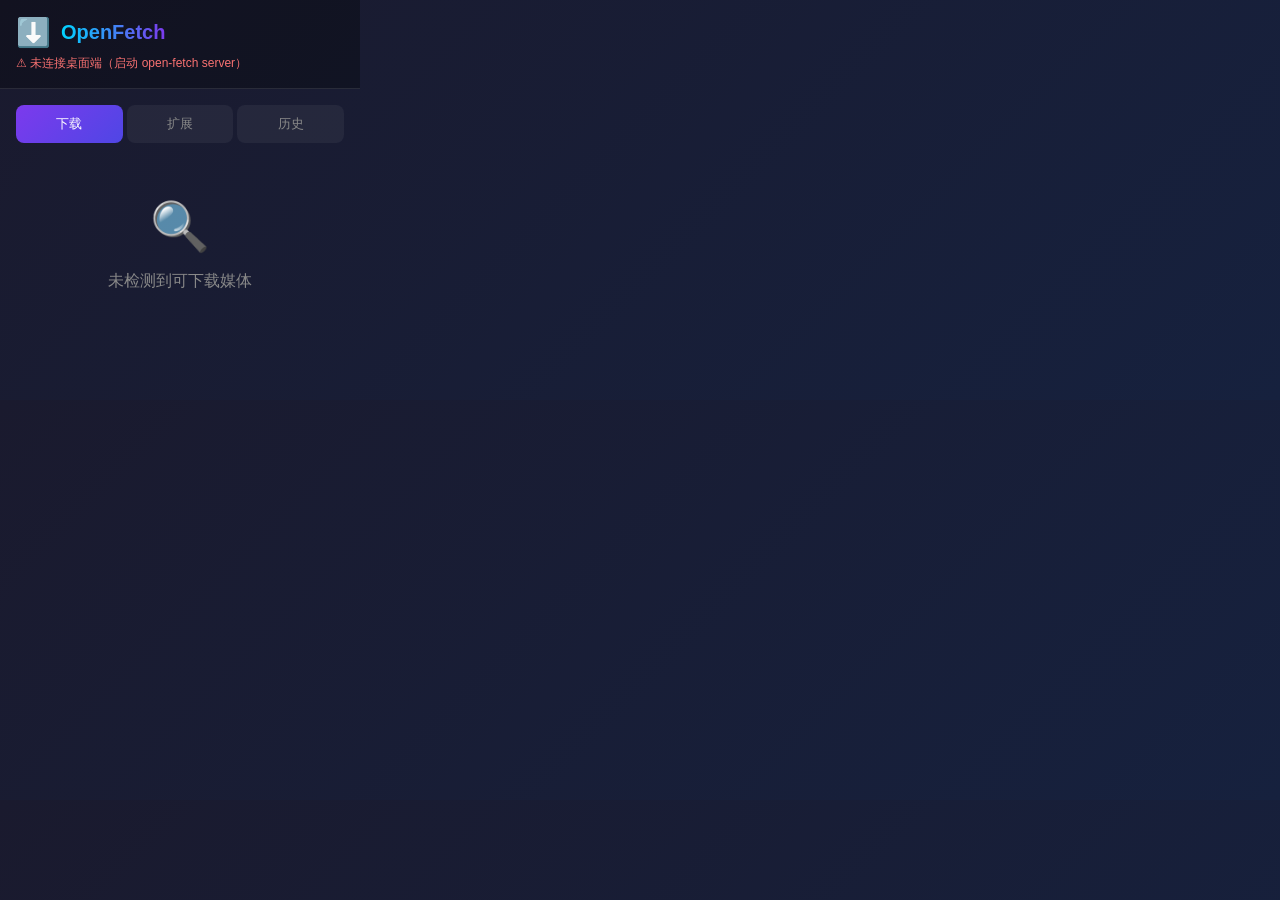
<file: browser-ext/chrome/popup.html>
<!DOCTYPE html>
<html>
<head>
    <meta charset="UTF-8">
    <meta name="viewport" content="width=device-width, initial-scale=1.0">
    <title>OpenFetch</title>
    <style>
        * {
            margin: 0;
            padding: 0;
            box-sizing: border-box;
        }
        
        body {
            width: 360px;
            min-height: 400px;
            font-family: -apple-system, BlinkMacSystemFont, 'Segoe UI', Roboto, sans-serif;
            background: linear-gradient(135deg, #1a1a2e 0%, #16213e 100%);
            color: #fff;
        }
        
        .header {
            padding: 16px;
            background: rgba(0,0,0,0.3);
            border-bottom: 1px solid rgba(255,255,255,0.1);
        }
        
        .logo {
            display: flex;
            align-items: center;
            gap: 10px;
        }
        
        .logo img {
            width: 32px;
            height: 32px;
        }
        
        .logo-text {
            font-size: 20px;
            font-weight: 700;
            background: linear-gradient(90deg, #00d4ff, #7c3aed);
            -webkit-background-clip: text;
            -webkit-text-fill-color: transparent;
        }
        
        .status {
            font-size: 12px;
            margin-top: 6px;
            color: #888;
        }
        
        .status.connected { color: #4ade80; }
        .status.disconnected { color: #f87171; }
        
        .content {
            padding: 16px;
        }
        
        .platform-card {
            background: rgba(255,255,255,0.05);
            border-radius: 12px;
            padding: 14px;
            margin-bottom: 12px;
            border: 1px solid rgba(255,255,255,0.1);
        }
        
        .platform-card.detected {
            border-color: #00d4ff;
            box-shadow: 0 0 20px rgba(0,212,255,0.2);
        }
        
        .platform-name {
            font-size: 14px;
            font-weight: 600;
            margin-bottom: 8px;
            display: flex;
            align-items: center;
            gap: 8px;
        }
        
        .platform-icon {
            width: 20px;
            height: 20px;
            border-radius: 4px;
        }
        
        .video-title {
            font-size: 13px;
            color: #aaa;
            margin-bottom: 10px;
            overflow: hidden;
            text-overflow: ellipsis;
            white-space: nowrap;
        }
        
        .quality-options {
            display: flex;
            gap: 8px;
            margin-bottom: 12px;
        }
        
        .quality-btn {
            flex: 1;
            padding: 8px;
            border: 1px solid rgba(255,255,255,0.2);
            border-radius: 8px;
            background: transparent;
            color: #fff;
            font-size: 12px;
            cursor: pointer;
            transition: all 0.2s;
        }
        
        .quality-btn:hover {
            background: rgba(255,255,255,0.1);
        }
        
        .quality-btn.selected {
            background: linear-gradient(135deg, #7c3aed, #00d4ff);
            border-color: transparent;
        }
        
        .download-btn {
            width: 100%;
            padding: 12px;
            border: none;
            border-radius: 10px;
            background: linear-gradient(135deg, #7c3aed, #4f46e5);
            color: #fff;
            font-size: 14px;
            font-weight: 600;
            cursor: pointer;
            transition: transform 0.2s, box-shadow 0.2s;
        }
        
        .download-btn:hover {
            transform: translateY(-2px);
            box-shadow: 0 8px 25px rgba(124, 58, 237, 0.4);
        }
        
        .download-btn:disabled {
            opacity: 0.5;
            cursor: not-allowed;
            transform: none;
        }
        
        .tabs {
            display: flex;
            gap: 4px;
            margin-bottom: 16px;
        }
        
        .tab {
            flex: 1;
            padding: 10px;
            border: none;
            border-radius: 8px;
            background: rgba(255,255,255,0.05);
            color: #888;
            font-size: 13px;
            cursor: pointer;
        }
        
        .tab.active {
            background: linear-gradient(135deg, #7c3aed, #4f46e5);
            color: #fff;
        }
        
        .extensions-list {
            max-height: 200px;
            overflow-y: auto;
        }
        
        .extension-item {
            display: flex;
            align-items: center;
            justify-content: space-between;
            padding: 10px;
            background: rgba(255,255,255,0.03);
            border-radius: 8px;
            margin-bottom: 8px;
        }
        
        .extension-name {
            font-size: 13px;
        }
        
        .extension-status {
            font-size: 11px;
            padding: 4px 8px;
            border-radius: 4px;
            background: #4ade80;
            color: #000;
        }
        
        .loading {
            display: flex;
            align-items: center;
            justify-content: center;
            height: 100px;
            color: #888;
        }
        
        .loading::after {
            content: '';
            width: 20px;
            height: 20px;
            border: 2px solid #7c3aed;
            border-top-color: transparent;
            border-radius: 50%;
            animation: spin 1s linear infinite;
            margin-left: 10px;
        }
        
        @keyframes spin {
            to { transform: rotate(360deg); }
        }
        
        .no-media {
            text-align: center;
            padding: 40px 20px;
            color: #888;
        }
        
        .no-media-icon {
            font-size: 48px;
            margin-bottom: 16px;
        }
    </style>
</head>
<body>
    <div class="header">
        <div class="logo">
            <span style="font-size: 28px;">⬇️</span>
            <span class="logo-text">OpenFetch</span>
        </div>
        <div class="status" id="status">检查连接...</div>
    </div>
    
    <div class="content">
        <div class="tabs">
            <button class="tab active" data-tab="download">下载</button>
            <button class="tab" data-tab="extensions">扩展</button>
            <button class="tab" data-tab="history">历史</button>
        </div>
        
        <div id="download-panel">
            <div id="media-info">
                <div class="loading">检测中</div>
            </div>
        </div>
        
        <div id="extensions-panel" style="display:none;">
            <div class="extensions-list" id="extensions-list">
                <div class="loading">加载中</div>
            </div>
        </div>
        
        <div id="history-panel" style="display:none;">
            <div id="history-list"></div>
        </div>
    </div>
    
    <script src="popup.js"></script>
</body>
</html>
</file>
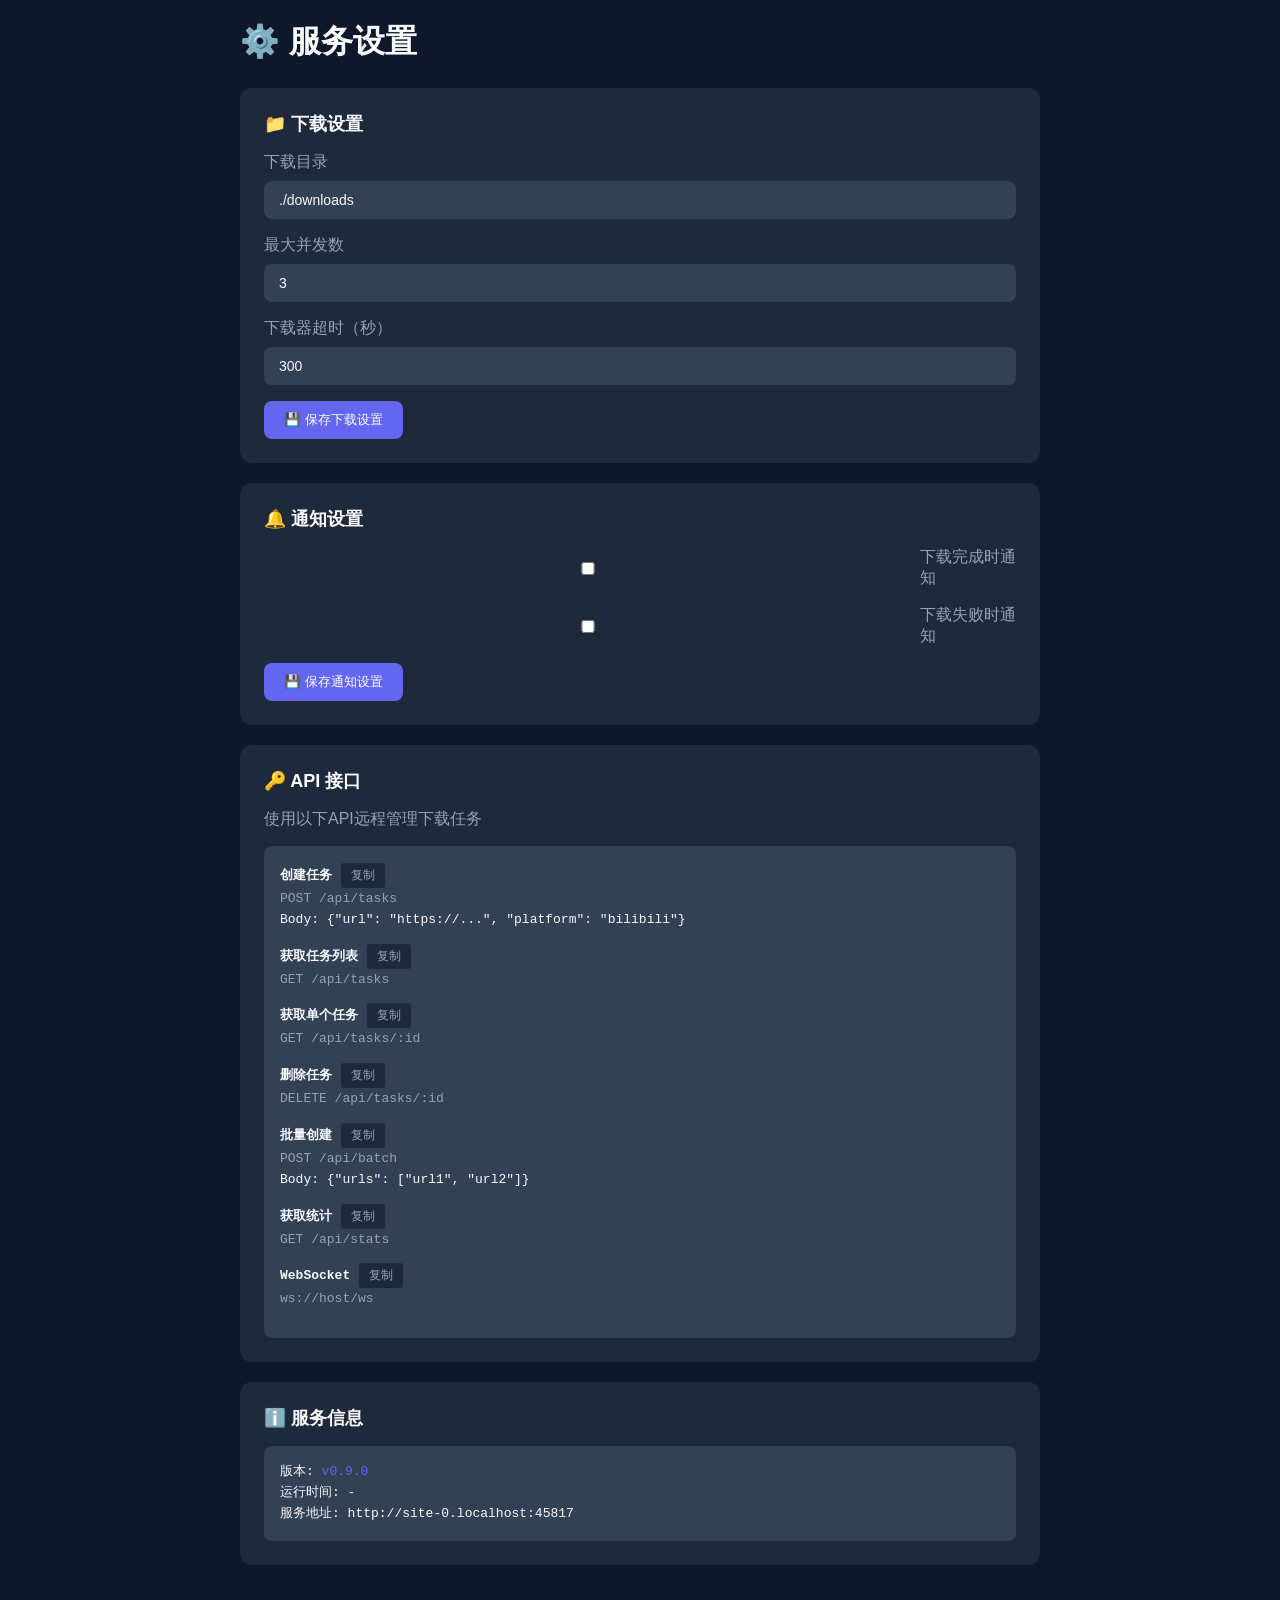
<file: src/web/settings.html>
<!DOCTYPE html>
<html lang="zh-CN">
<head>
    <meta charset="UTF-8">
    <meta name="viewport" content="width=device-width, initial-scale=1.0">
    <title>设置 - OpenFetch Cloud</title>
    <style>
        * { margin: 0; padding: 0; box-sizing: border-box; }
        :root {
            --primary: #6366f1;
            --bg: #0f172a;
            --bg-light: #1e293b;
            --bg-card: #334155;
            --text: #f8fafc;
            --text-dim: #94a3b8;
            --success: #22c55e;
        }
        body {
            font-family: -apple-system, BlinkMacSystemFont, 'Segoe UI', Roboto, sans-serif;
            background: var(--bg);
            color: var(--text);
            padding: 20px;
        }
        .container { max-width: 800px; margin: 0 auto; }
        h1 { margin-bottom: 24px; }
        .section {
            background: var(--bg-light);
            border-radius: 12px;
            padding: 24px;
            margin-bottom: 20px;
        }
        h2 { margin-bottom: 16px; font-size: 18px; }
        .form-group { margin-bottom: 16px; }
        label { display: block; margin-bottom: 8px; color: var(--text-dim); }
        input, select {
            width: 100%;
            padding: 10px 14px;
            background: var(--bg-card);
            border: 1px solid transparent;
            border-radius: 8px;
            color: var(--text);
            font-size: 14px;
        }
        input:focus, select:focus { outline: none; border-color: var(--primary); }
        button {
            padding: 10px 20px;
            background: var(--primary);
            color: white;
            border: none;
            border-radius: 8px;
            cursor: pointer;
            font-weight: 500;
        }
        button:hover { opacity: 0.9; }
        .info-box {
            background: var(--bg-card);
            padding: 16px;
            border-radius: 8px;
            font-family: monospace;
            font-size: 13px;
            line-height: 1.6;
        }
        .copy-btn {
            padding: 4px 10px;
            background: var(--bg-light);
            border: 1px solid var(--bg-card);
            border-radius: 4px;
            color: var(--text-dim);
            cursor: pointer;
            font-size: 12px;
            margin-left: 8px;
        }
        .api-item { margin-bottom: 12px; }
        .toast {
            position: fixed;
            bottom: 20px;
            right: 20px;
            padding: 12px 20px;
            background: var(--success);
            border-radius: 8px;
            display: none;
        }
    </style>
</head>
<body>
    <div class="container">
        <h1>⚙️ 服务设置</h1>
        
        <div class="section">
            <h2>📁 下载设置</h2>
            <div class="form-group">
                <label>下载目录</label>
                <input type="text" id="downloadDir" value="./downloads">
            </div>
            <div class="form-group">
                <label>最大并发数</label>
                <input type="number" id="maxConcurrent" value="3" min="1" max="10">
            </div>
            <div class="form-group">
                <label>下载器超时（秒）</label>
                <input type="number" id="timeout" value="300" min="60">
            </div>
            <button onclick="saveDownloadSettings()">💾 保存下载设置</button>
        </div>
        
        <div class="section">
            <h2>🔔 通知设置</h2>
            <div class="form-group">
                <label style="display: flex; align-items: center; gap: 8px;">
                    <input type="checkbox" id="notifyComplete"> 下载完成时通知
                </label>
            </div>
            <div class="form-group">
                <label style="display: flex; align-items: center; gap: 8px;">
                    <input type="checkbox" id="notifyFailed"> 下载失败时通知
                </label>
            </div>
            <button onclick="saveNotifySettings()">💾 保存通知设置</button>
        </div>
        
        <div class="section">
            <h2>🔑 API 接口</h2>
            <p style="color: var(--text-dim); margin-bottom: 16px;">
                使用以下API远程管理下载任务
            </p>
            <div class="info-box">
                <div class="api-item">
                    <strong>创建任务</strong><button class="copy-btn" onclick="copyText('POST /api/tasks')">复制</button><br>
                    <span style="color: var(--text-dim)">POST /api/tasks</span><br>
                    Body: {"url": "https://...", "platform": "bilibili"}
                </div>
                <div class="api-item">
                    <strong>获取任务列表</strong><button class="copy-btn" onclick="copyText('GET /api/tasks')">复制</button><br>
                    <span style="color: var(--text-dim)">GET /api/tasks</span>
                </div>
                <div class="api-item">
                    <strong>获取单个任务</strong><button class="copy-btn" onclick="copyText('GET /api/tasks/:id')">复制</button><br>
                    <span style="color: var(--text-dim)">GET /api/tasks/:id</span>
                </div>
                <div class="api-item">
                    <strong>删除任务</strong><button class="copy-btn" onclick="copyText('DELETE /api/tasks/:id')">复制</button><br>
                    <span style="color: var(--text-dim)">DELETE /api/tasks/:id</span>
                </div>
                <div class="api-item">
                    <strong>批量创建</strong><button class="copy-btn" onclick="copyText('POST /api/batch')">复制</button><br>
                    <span style="color: var(--text-dim)">POST /api/batch</span><br>
                    Body: {"urls": ["url1", "url2"]}
                </div>
                <div class="api-item">
                    <strong>获取统计</strong><button class="copy-btn" onclick="copyText('GET /api/stats')">复制</button><br>
                    <span style="color: var(--text-dim)">GET /api/stats</span>
                </div>
                <div class="api-item">
                    <strong>WebSocket</strong><button class="copy-btn" onclick="copyText('ws://host/ws')">复制</button><br>
                    <span style="color: var(--text-dim)">ws://host/ws</span>
                </div>
            </div>
        </div>
        
        <div class="section">
            <h2>ℹ️ 服务信息</h2>
            <div class="info-box">
                <div>版本: <span style="color: var(--primary)">v0.9.0</span></div>
                <div>运行时间: <span id="uptime">-</span></div>
                <div>服务地址: <span id="serverUrl">-</span></div>
            </div>
        </div>
    </div>
    
    <div class="toast" id="toast">✅ 已保存</div>
    
    <script>
        document.getElementById('serverUrl').textContent = location.origin;
        
        // 计算运行时间
        const start = Date.now();
        setInterval(() => {
            const s = Math.floor((Date.now() - start) / 1000);
            const h = Math.floor(s / 3600);
            const m = Math.floor((s % 3600) / 60);
            document.getElementById('uptime').textContent = `${h}小时${m}分钟`;
        }, 60000);
        
        function saveDownloadSettings() {
            showToast('下载设置已保存');
        }
        
        function saveNotifySettings() {
            showToast('通知设置已保存');
        }
        
        function copyText(text) {
            navigator.clipboard.writeText(text);
            showToast('已复制到剪贴板');
        }
        
        function showToast(msg) {
            const t = document.getElementById('toast');
            t.textContent = msg;
            t.style.display = 'block';
            setTimeout(() => t.style.display = 'none', 2000);
        }
    </script>
</body>
</html>
</file>
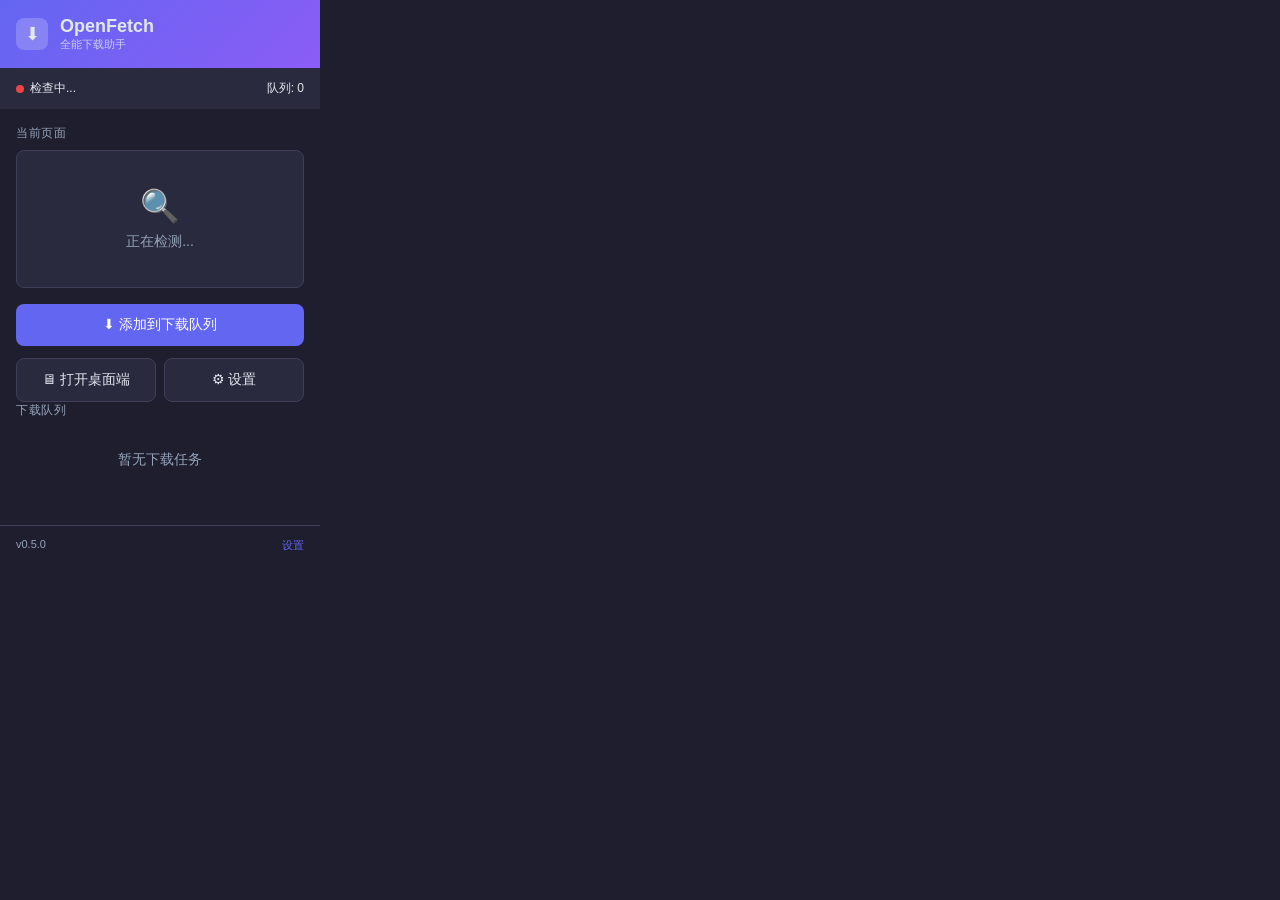
<file: browser-ext/firefox/src/popup.html>
<!DOCTYPE html>
<html>
<head>
    <meta charset="UTF-8">
    <meta name="viewport" content="width=device-width, initial-scale=1.0">
    <title>OpenFetch</title>
    <style>
        * {
            margin: 0;
            padding: 0;
            box-sizing: border-box;
        }
        
        :root {
            --primary: #6366f1;
            --primary-hover: #4f46e5;
            --success: #10b981;
            --warning: #f59e0b;
            --danger: #ef4444;
            --bg: #1e1e2e;
            --bg-light: #2a2a3e;
            --text: #e2e8f0;
            --text-muted: #94a3b8;
            --border: #3f3f5a;
        }
        
        body {
            width: 320px;
            font-family: -apple-system, BlinkMacSystemFont, 'Segoe UI', Roboto, sans-serif;
            background: var(--bg);
            color: var(--text);
            font-size: 14px;
        }
        
        .header {
            padding: 16px;
            background: linear-gradient(135deg, var(--primary), #8b5cf6);
            display: flex;
            align-items: center;
            gap: 12px;
        }
        
        .logo {
            width: 32px;
            height: 32px;
            background: rgba(255,255,255,0.2);
            border-radius: 8px;
            display: flex;
            align-items: center;
            justify-content: center;
            font-size: 18px;
        }
        
        .title {
            font-size: 18px;
            font-weight: 600;
        }
        
        .subtitle {
            font-size: 11px;
            opacity: 0.8;
        }
        
        .status-bar {
            padding: 12px 16px;
            background: var(--bg-light);
            display: flex;
            justify-content: space-between;
            align-items: center;
            font-size: 12px;
        }
        
        .status-indicator {
            display: flex;
            align-items: center;
            gap: 6px;
        }
        
        .status-dot {
            width: 8px;
            height: 8px;
            border-radius: 50%;
            background: var(--danger);
        }
        
        .status-dot.online {
            background: var(--success);
        }
        
        .content {
            padding: 16px;
        }
        
        .section {
            margin-bottom: 16px;
        }
        
        .section-title {
            font-size: 12px;
            color: var(--text-muted);
            margin-bottom: 8px;
            text-transform: uppercase;
            letter-spacing: 0.5px;
        }
        
        .info-card {
            background: var(--bg-light);
            border-radius: 8px;
            padding: 12px;
            border: 1px solid var(--border);
        }
        
        .info-row {
            display: flex;
            justify-content: space-between;
            padding: 4px 0;
        }
        
        .info-label {
            color: var(--text-muted);
            font-size: 12px;
        }
        
        .info-value {
            font-weight: 500;
            max-width: 180px;
            overflow: hidden;
            text-overflow: ellipsis;
            white-space: nowrap;
        }
        
        .platform-badge {
            display: inline-block;
            padding: 2px 8px;
            background: var(--primary);
            border-radius: 4px;
            font-size: 11px;
            font-weight: 500;
        }
        
        .btn {
            width: 100%;
            padding: 12px;
            border: none;
            border-radius: 8px;
            font-size: 14px;
            font-weight: 500;
            cursor: pointer;
            transition: all 0.2s;
        }
        
        .btn-primary {
            background: var(--primary);
            color: white;
        }
        
        .btn-primary:hover {
            background: var(--primary-hover);
        }
        
        .btn-secondary {
            background: var(--bg-light);
            color: var(--text);
            border: 1px solid var(--border);
        }
        
        .btn-secondary:hover {
            background: var(--border);
        }
        
        .btn-group {
            display: flex;
            gap: 8px;
            margin-top: 12px;
        }
        
        .btn-group .btn {
            flex: 1;
        }
        
        .queue-list {
            max-height: 200px;
            overflow-y: auto;
        }
        
        .queue-item {
            display: flex;
            align-items: center;
            padding: 8px;
            background: var(--bg-light);
            border-radius: 6px;
            margin-bottom: 6px;
            gap: 8px;
        }
        
        .queue-icon {
            font-size: 16px;
        }
        
        .queue-info {
            flex: 1;
            min-width: 0;
        }
        
        .queue-title {
            font-size: 12px;
            font-weight: 500;
            overflow: hidden;
            text-overflow: ellipsis;
            white-space: nowrap;
        }
        
        .queue-status {
            font-size: 10px;
            color: var(--text-muted);
        }
        
        .empty-state {
            text-align: center;
            padding: 24px;
            color: var(--text-muted);
        }
        
        .empty-icon {
            font-size: 32px;
            margin-bottom: 8px;
        }
        
        .footer {
            padding: 12px 16px;
            border-top: 1px solid var(--border);
            display: flex;
            justify-content: space-between;
            font-size: 11px;
            color: var(--text-muted);
        }
        
        .settings-toggle {
            cursor: pointer;
            color: var(--primary);
        }
        
        .settings-panel {
            display: none;
            padding: 16px;
            background: var(--bg-light);
            border-radius: 8px;
            margin-top: 12px;
        }
        
        .settings-panel.show {
            display: block;
        }
        
        .setting-item {
            display: flex;
            justify-content: space-between;
            align-items: center;
            padding: 8px 0;
            border-bottom: 1px solid var(--border);
        }
        
        .setting-item:last-child {
            border-bottom: none;
        }
        
        .toggle {
            position: relative;
            width: 40px;
            height: 22px;
            background: var(--border);
            border-radius: 11px;
            cursor: pointer;
            transition: background 0.2s;
        }
        
        .toggle.active {
            background: var(--primary);
        }
        
        .toggle::after {
            content: '';
            position: absolute;
            top: 2px;
            left: 2px;
            width: 18px;
            height: 18px;
            background: white;
            border-radius: 50%;
            transition: transform 0.2s;
        }
        
        .toggle.active::after {
            transform: translateX(18px);
        }
        
        .spinner {
            display: inline-block;
            width: 14px;
            height: 14px;
            border: 2px solid transparent;
            border-top-color: currentColor;
            border-radius: 50%;
            animation: spin 0.8s linear infinite;
        }
        
        @keyframes spin {
            to { transform: rotate(360deg); }
        }
    </style>
</head>
<body>
    <div class="header">
        <div class="logo">⬇</div>
        <div>
            <div class="title">OpenFetch</div>
            <div class="subtitle">全能下载助手</div>
        </div>
    </div>
    
    <div class="status-bar">
        <div class="status-indicator">
            <div class="status-dot" id="cliStatus"></div>
            <span id="cliStatusText">检查中...</span>
        </div>
        <div id="queueCount">队列: 0</div>
    </div>
    
    <div class="content">
        <div class="section">
            <div class="section-title">当前页面</div>
            <div class="info-card" id="pageInfo">
                <div class="empty-state">
                    <div class="empty-icon">🔍</div>
                    <div>正在检测...</div>
                </div>
            </div>
        </div>
        
        <button class="btn btn-primary" id="downloadBtn" disabled>
            ⬇ 添加到下载队列
        </button>
        
        <div class="btn-group">
            <button class="btn btn-secondary" id="openCliBtn">
                🖥 打开桌面端
            </button>
            <button class="btn btn-secondary" id="settingsBtn">
                ⚙ 设置
            </button>
        </div>
        
        <div class="settings-panel" id="settingsPanel">
            <div class="setting-item">
                <span>自动检测</span>
                <div class="toggle active" id="autoDetectToggle"></div>
            </div>
            <div class="setting-item">
                <span>下载通知</span>
                <div class="toggle active" id="notifyToggle"></div>
            </div>
            <div class="setting-item">
                <span>最大并发</span>
                <select id="maxConcurrent" style="background: var(--bg); color: var(--text); border: 1px solid var(--border); padding: 4px 8px; border-radius: 4px;">
                    <option value="1">1</option>
                    <option value="2">2</option>
                    <option value="3" selected>3</option>
                    <option value="5">5</option>
                </select>
            </div>
        </div>
        
        <div class="section">
            <div class="section-title">下载队列</div>
            <div class="queue-list" id="queueList">
                <div class="empty-state">
                    <div>暂无下载任务</div>
                </div>
            </div>
        </div>
    </div>
    
    <div class="footer">
        <span>v0.5.0</span>
        <span class="settings-toggle" id="settingsLink">设置</span>
    </div>
    
    <script src="popup.js"></script>
</body>
</html>
</file>
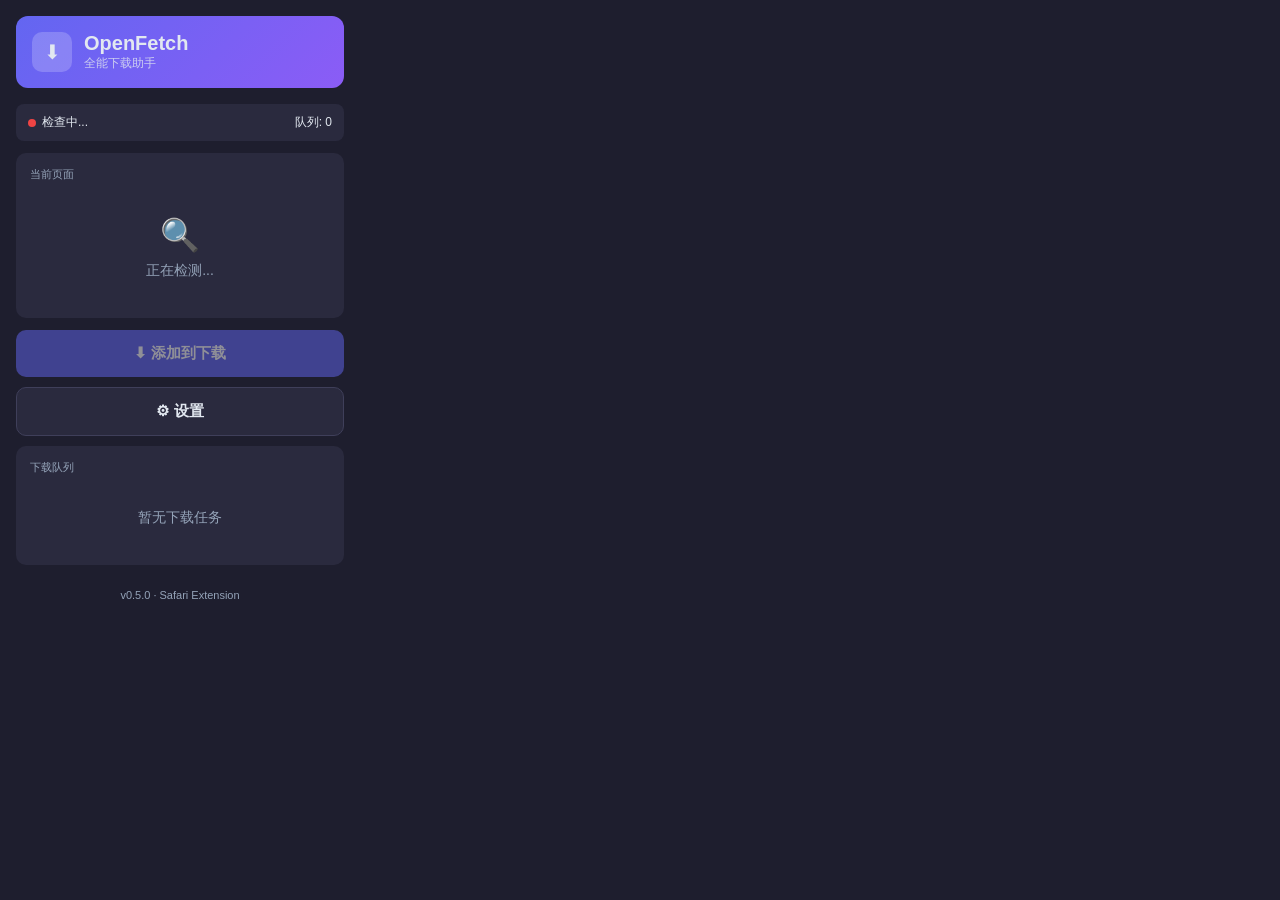
<file: browser-ext/safari/src/popup.html>
<!DOCTYPE html>
<html>
<head>
    <meta charset="UTF-8">
    <meta name="viewport" content="width=device-width, initial-scale=1.0, maximum-scale=1.0, user-scalable=no">
    <title>OpenFetch</title>
    <style>
        * { margin: 0; padding: 0; box-sizing: border-box; }
        
        :root {
            --primary: #6366f1;
            --success: #10b981;
            --bg: #1e1e2e;
            --bg-light: #2a2a3e;
            --text: #e2e8f0;
            --text-muted: #94a3b8;
        }
        
        body {
            width: 100%;
            max-width: 360px;
            min-height: 400px;
            font-family: -apple-system, BlinkMacSystemFont, 'Segoe UI', Roboto, sans-serif;
            background: var(--bg);
            color: var(--text);
            font-size: 14px;
            padding: 16px;
        }
        
        .header {
            background: linear-gradient(135deg, var(--primary), #8b5cf6);
            padding: 16px;
            border-radius: 12px;
            margin-bottom: 16px;
            display: flex;
            align-items: center;
            gap: 12px;
        }
        
        .logo {
            width: 40px;
            height: 40px;
            background: rgba(255,255,255,0.2);
            border-radius: 10px;
            display: flex;
            align-items: center;
            justify-content: center;
            font-size: 20px;
        }
        
        .title { font-size: 20px; font-weight: 600; }
        .subtitle { font-size: 12px; opacity: 0.8; }
        
        .status {
            display: flex;
            justify-content: space-between;
            align-items: center;
            padding: 10px 12px;
            background: var(--bg-light);
            border-radius: 8px;
            margin-bottom: 12px;
            font-size: 12px;
        }
        
        .status-dot {
            width: 8px;
            height: 8px;
            border-radius: 50%;
            background: #ef4444;
            margin-right: 6px;
        }
        
        .status-dot.online { background: var(--success); }
        
        .card {
            background: var(--bg-light);
            border-radius: 10px;
            padding: 14px;
            margin-bottom: 12px;
        }
        
        .card-title {
            font-size: 11px;
            color: var(--text-muted);
            text-transform: uppercase;
            margin-bottom: 10px;
        }
        
        .info-row {
            display: flex;
            justify-content: space-between;
            padding: 6px 0;
            font-size: 13px;
        }
        
        .info-label { color: var(--text-muted); }
        .info-value { font-weight: 500; }
        
        .badge {
            display: inline-block;
            padding: 2px 8px;
            background: var(--primary);
            border-radius: 4px;
            font-size: 11px;
        }
        
        .btn {
            width: 100%;
            padding: 14px;
            border: none;
            border-radius: 10px;
            font-size: 15px;
            font-weight: 600;
            cursor: pointer;
            margin-bottom: 10px;
        }
        
        .btn-primary {
            background: var(--primary);
            color: white;
        }
        
        .btn-secondary {
            background: var(--bg-light);
            color: var(--text);
            border: 1px solid #3f3f5a;
        }
        
        .btn:disabled {
            opacity: 0.5;
            cursor: not-allowed;
        }
        
        .empty {
            text-align: center;
            padding: 24px;
            color: var(--text-muted);
        }
        
        .empty-icon { font-size: 32px; margin-bottom: 8px; }
        
        .footer {
            text-align: center;
            padding: 12px;
            color: var(--text-muted);
            font-size: 11px;
        }
    </style>
</head>
<body>
    <div class="header">
        <div class="logo">⬇</div>
        <div>
            <div class="title">OpenFetch</div>
            <div class="subtitle">全能下载助手</div>
        </div>
    </div>
    
    <div class="status">
        <div style="display:flex;align-items:center;">
            <div class="status-dot" id="statusDot"></div>
            <span id="statusText">检查中...</span>
        </div>
        <span id="queueCount">队列: 0</span>
    </div>
    
    <div class="card">
        <div class="card-title">当前页面</div>
        <div id="pageInfo">
            <div class="empty">
                <div class="empty-icon">🔍</div>
                <div>正在检测...</div>
            </div>
        </div>
    </div>
    
    <button class="btn btn-primary" id="downloadBtn" disabled>
        ⬇ 添加到下载
    </button>
    
    <button class="btn btn-secondary" id="settingsBtn">
        ⚙ 设置
    </button>
    
    <div class="card" id="queueCard">
        <div class="card-title">下载队列</div>
        <div id="queueList">
            <div class="empty">暂无下载任务</div>
        </div>
    </div>
    
    <div class="footer">v0.5.0 · Safari Extension</div>
    
    <script src="popup.js"></script>
</body>
</html>
</file>
